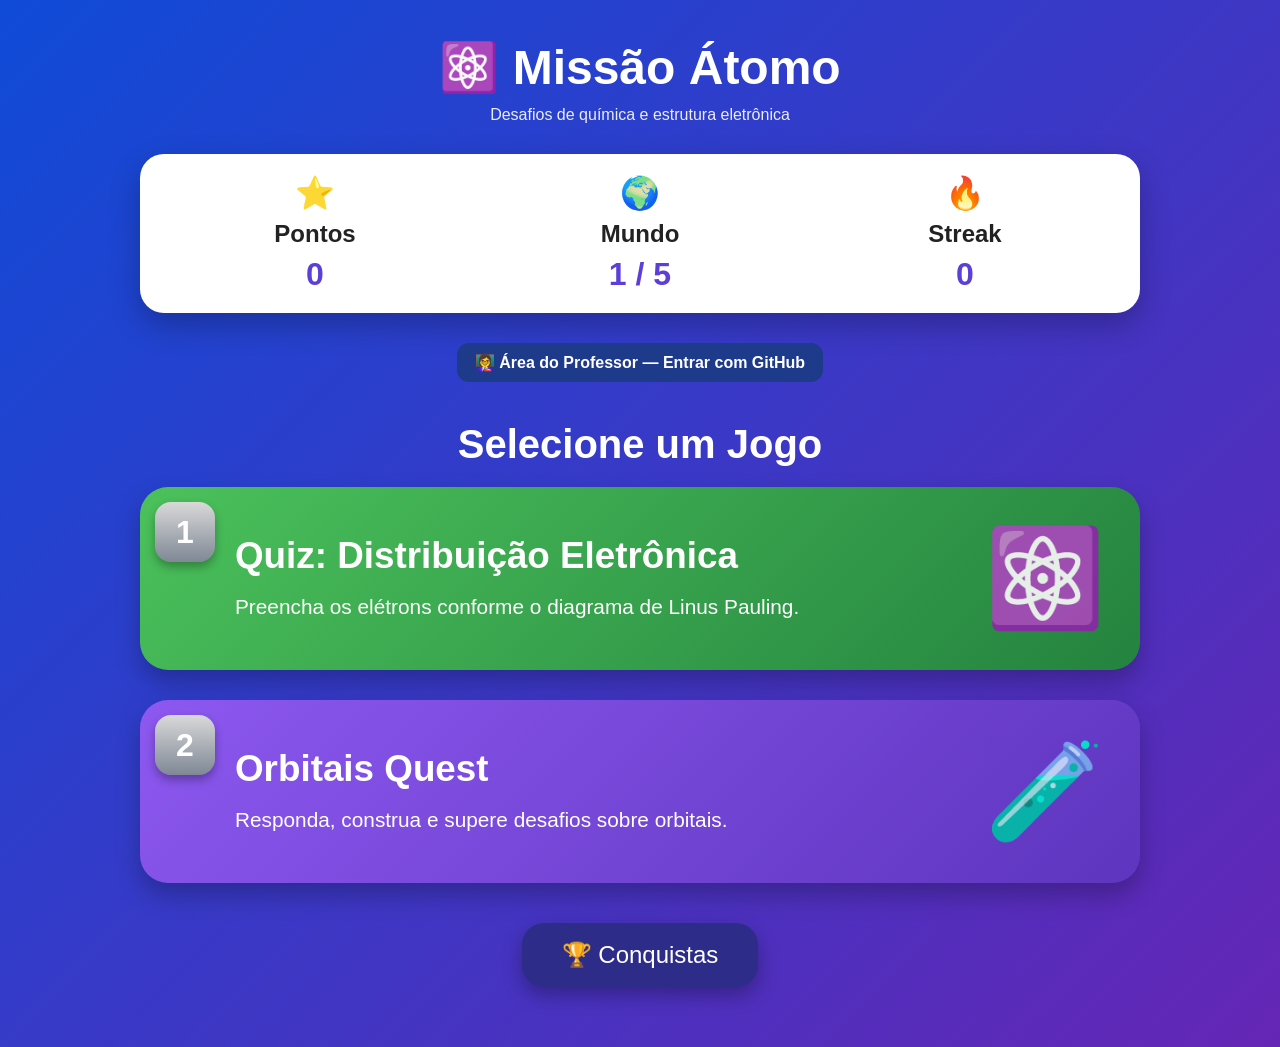
<file: index.html>
<!DOCTYPE html>
<html lang="pt-BR">
<head>
  <meta charset="UTF-8">
  <meta name="viewport" content="width=device-width, initial-scale=1.0">
  <title>Missão Átomo</title>
  <link rel="stylesheet" href="style.css">
</head>
<body>

<div class="background-icons">
</div>

<header class="hero">
  <h1>⚛️ Missão Átomo</h1>
  <p>Desafios de química e estrutura eletrônica</p>
</header>

<section class="status-panel">
  <div class="status-item">
    <span>⭐</span>
    <h2>Pontos</h2>
    <p id="points">0</p>
  </div>

  <div class="status-item">
    <span>🌍</span>
    <h2>Mundo</h2>
    <p>1 / 5</p>
  </div>

  <div class="status-item">
    <span>🔥</span>
    <h2>Streak</h2>
    <p id="streak">0</p>
  </div>

  
</section>

<div class="teacher-entry" style="text-align:center;margin:18px auto;"><a href="teacher.html" style="display:inline-block;padding:10px 18px;border-radius:12px;background:#1e3a8a;color:#fff;text-decoration:none;font-weight:600;">👩‍🏫 Área do Professor — Entrar com GitHub</a></div>
<h2 class="section-title">Selecione um Jogo</h2>

<main class="games">

  <a class="game-card green" href="indexblocoA.html">
    <div class="badge">1</div>

    <div class="game-info">
      <h3>Quiz: Distribuição Eletrônica</h3>
      <p>Preencha os elétrons conforme o diagrama de Linus Pauling.</p>
    </div>

    <div class="icon">⚛️</div>
  </a>

  <a class="game-card purple" href="indexblocoB.html">
    <div class="badge">2</div>

    <div class="game-info">
      <h3>Orbitais Quest</h3>
      <p>Responda, construa e supere desafios sobre orbitais.</p>
    </div>

    <div class="icon">🧪</div>
  </a>

</main>

<footer>
  <button class="achievement-btn">🏆 Conquistas</button>
</footer>

<script src="storage.js"></script>
<script src="script.js"></script>
</body>
</html>
</file>
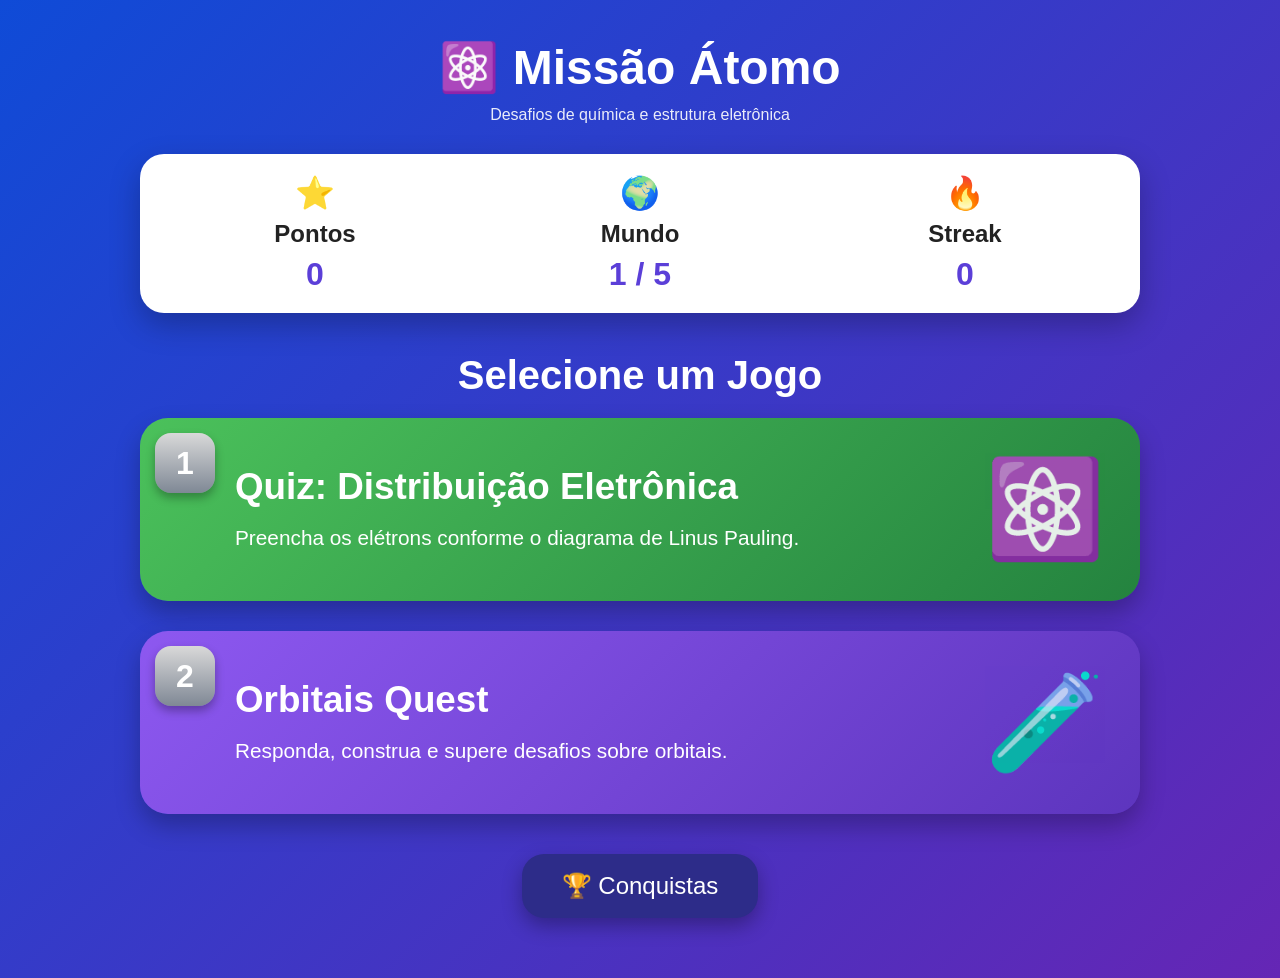
<file: click em mim para iniciar.html>
<!DOCTYPE html>
<html lang="pt-BR">
<head>
  <meta charset="UTF-8">
  <meta name="viewport" content="width=device-width, initial-scale=1.0">
  <title>Missão Átomo</title>
  <link rel="stylesheet" href="style.css">
</head>
<body>

<div class="background-icons">
</div>

<header class="hero">
  <h1>⚛️ Missão Átomo</h1>
  <p>Desafios de química e estrutura eletrônica</p>
</header>

<section class="status-panel">
  <div class="status-item">
    <span>⭐</span>
    <h2>Pontos</h2>
    <p id="points">0</p>
  </div>

  <div class="status-item">
    <span>🌍</span>
    <h2>Mundo</h2>
    <p>1 / 5</p>
  </div>

  <div class="status-item">
    <span>🔥</span>
    <h2>Streak</h2>
    <p id="streak">0</p>
  </div>

  
</section>

<h2 class="section-title">Selecione um Jogo</h2>

<main class="games">

  <a class="game-card green" href="indexblocoA.html">
    <div class="badge">1</div>

    <div class="game-info">
      <h3>Quiz: Distribuição Eletrônica</h3>
      <p>Preencha os elétrons conforme o diagrama de Linus Pauling.</p>
    </div>

    <div class="icon">⚛️</div>
  </a>

  <a class="game-card purple" href="indexblocoB.html">
    <div class="badge">2</div>

    <div class="game-info">
      <h3>Orbitais Quest</h3>
      <p>Responda, construa e supere desafios sobre orbitais.</p>
    </div>

    <div class="icon">🧪</div>
  </a>

</main>

<footer>
  <button class="achievement-btn">🏆 Conquistas</button>
</footer>

<script src="storage.js"></script>
<script src="script.js"></script>
</body>
</html>
</file>
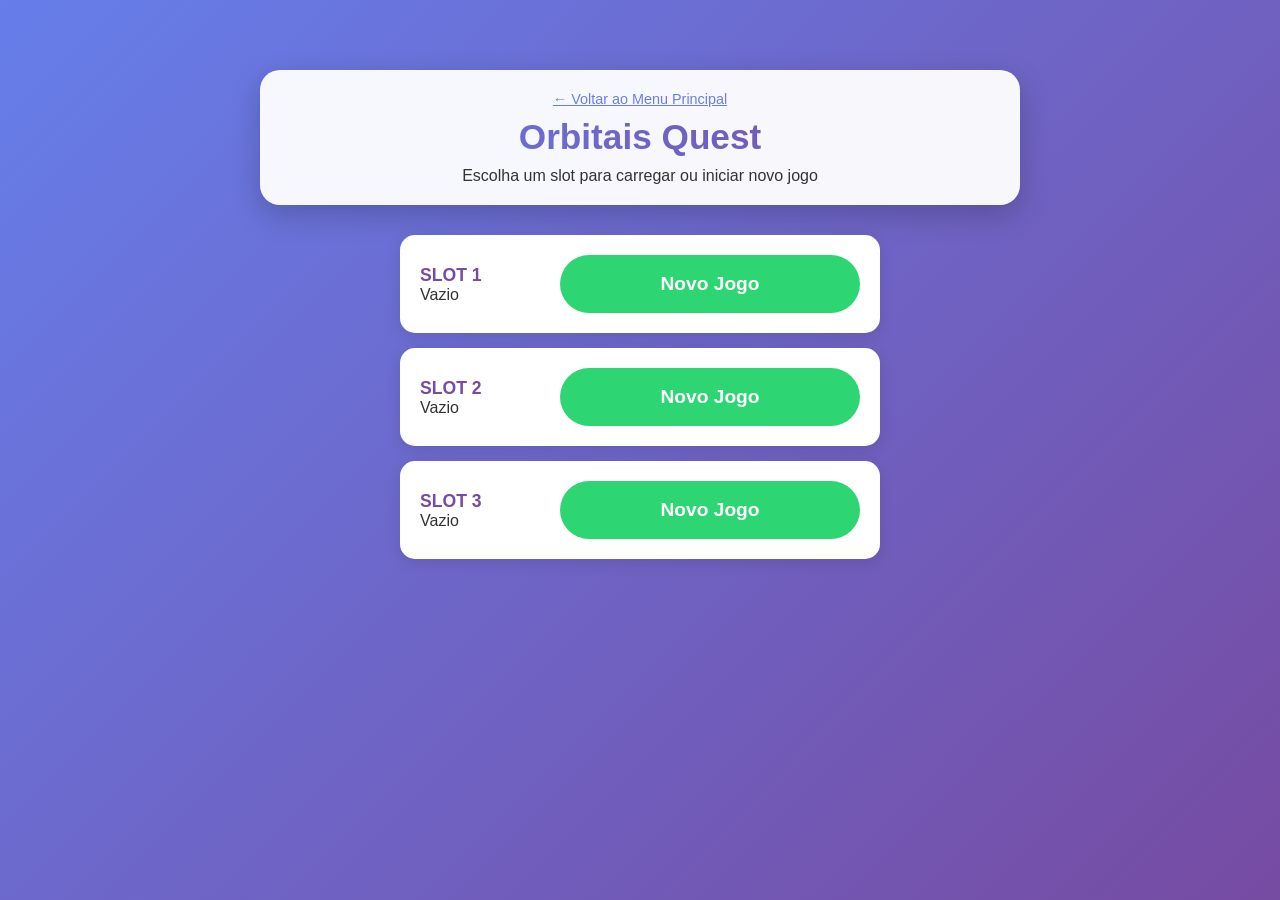
<file: indexblocoB.html>
<!DOCTYPE html>
<html lang="pt-BR">
<head>
    <meta charset="UTF-8">
    <meta name="viewport" content="width=device-width, initial-scale=1.0">
    <title>Orbitais Quest - Distribuição Eletrônica</title>
    <link rel="stylesheet" href="styleblocoB.css">
</head>
<body>
    <div class="game-container">
        <section id="saveMenu" class="save-menu">
            <header class="game-header">
                <a href="index.html" style="display:inline-block; margin-bottom:10px; color:#667eea; text-decoration:underline; font-size:0.9em;">← Voltar ao Menu Principal</a>
                <h1>Orbitais Quest</h1>
                <p>Escolha um slot para carregar ou iniciar novo jogo</p>
            </header>
            <div id="slotsContainer" class="slots-container">
                </div>
        </section>

        <div id="gameContent" style="display: none;">
            <header class="game-header">
                <h1>Orbitais Quest</h1>
                <div class="stats">
                    <span>Pontos: <span id="score">0</span></span>
                    <span>Mundo: <span id="currentWorld">1</span>/5</span>
                    <span>Streak: <span id="streak">0</span></span>
                </div>
                <button id="btnVoltarMenu" class="btn-secondary" style="margin-top:10px; padding: 5px 15px; font-size: 0.8em;">Trocar de Save</button>
            </header>

            <section class="world-map" id="worldMap">
                <div class="worlds-container">
                    <div class="world world-1 unlocked" data-world="1">
                        <div class="world-icon">1️⃣ s,p,d,f</div>
                        <div class="world-title">Subníveis</div>
                    </div>
                    <div class="world world-2 locked" data-world="2">
                        <div class="world-icon">2️⃣ n+l</div>
                        <div class="world-title">Energia</div>
                    </div>
                    <div class="world world-3 locked" data-world="3">
                        <div class="world-icon">3️⃣ 🔨</div>
                        <div class="world-title">Construção</div>
                    </div>
                    <div class="world world-4 locked" data-world="4">
                        <div class="world-icon">4️⃣ ⚠️</div>
                        <div class="world-title">Desafios</div>
                    </div>
                    <div class="world world-5 locked" data-world="5">
                        <div class="world-icon">5️⃣ ⭐</div>
                        <div class="world-title">Exceções</div>
                    </div>
                   <div id="diagramMode" style="display: none; text-align: center;">
    <div class="element-challenge">
        <h3>Distribua os elétrons do: <span id="targetElement" style="color: #ffeb3b; font-size: 1.5em;">Ferro (Z=26)</span></h3>
        <p>Restantes: <span id="electronsLeft">26</span></p>
    </div>
    
    <div class="pauling-grid" id="paulingGrid">
        </div>

    <div class="user-sequence" id="userSequence" style="margin-top: 20px; min-height: 40px; background: rgba(0,0,0,0.2); border-radius: 10px; padding: 10px;">
        <strong>Sua distribuição:</strong> <span id="currentSequenceText"></span>
    </div>
</div>
                </div>
            </section>
            <section id="worldIntro" class="world-intro" style="display: none;">
    <div class="intro-content">
        <h2 id="introTitle">Título do Mundo</h2>
        <div class="intro-text" id="introText">
            </div>
        <button id="startGameBtn" class="btn-primary">Entendido, começar perguntas!</button>
        <button id="backToMapFromIntro" class="btn-secondary">Voltar ao Mapa</button>
    </div>
</section>

            <main class="game-main" id="gameMain" style="display: none;">
                <div class="game-controls">
                    <button id="backToMap" class="btn-secondary">← Mapa de Mundos</button>
                </div>
                <div class="question-area">
                    <div class="question-number" id="questionNumber">Pergunta 1/8</div>
                    <div class="question-text" id="questionText"></div>
                </div>
                <div class="options-container" id="optionsContainer"></div>
                <div class="feedback-area" id="feedbackArea" style="display: none;">
                    <div id="feedbackText"></div>
                    <button id="nextQuestion" class="btn-primary full-width">Próxima Pergunta</button>
                </div>
                <div class="progress-bar">
                    <div class="progress-fill" id="progressFill"></div>
                </div>
            </main>

            <section class="world-complete" id="worldComplete" style="display: none;">
                <div class="complete-content">
                    <h2>🎉 Mundo Concluído!</h2>
                    <p id="worldCompleteText"></p>
                    <div class="complete-stats">
                        <span>Acertos: <span id="worldCorrect">0</span></span>
                        <span>Pontos: <span id="worldScore">0</span></span>
                    </div>
                    <button id="continueWorld" class="btn-primary">Continuar</button>
                    <button id="replayWorld" class="btn-secondary">Rejogar</button>
                </div>
            </section>
        </div>
    </div>

    <script src="storage.js"></script>
<script src="gameblocoB.js"></script>
</body>
</html>
</file>
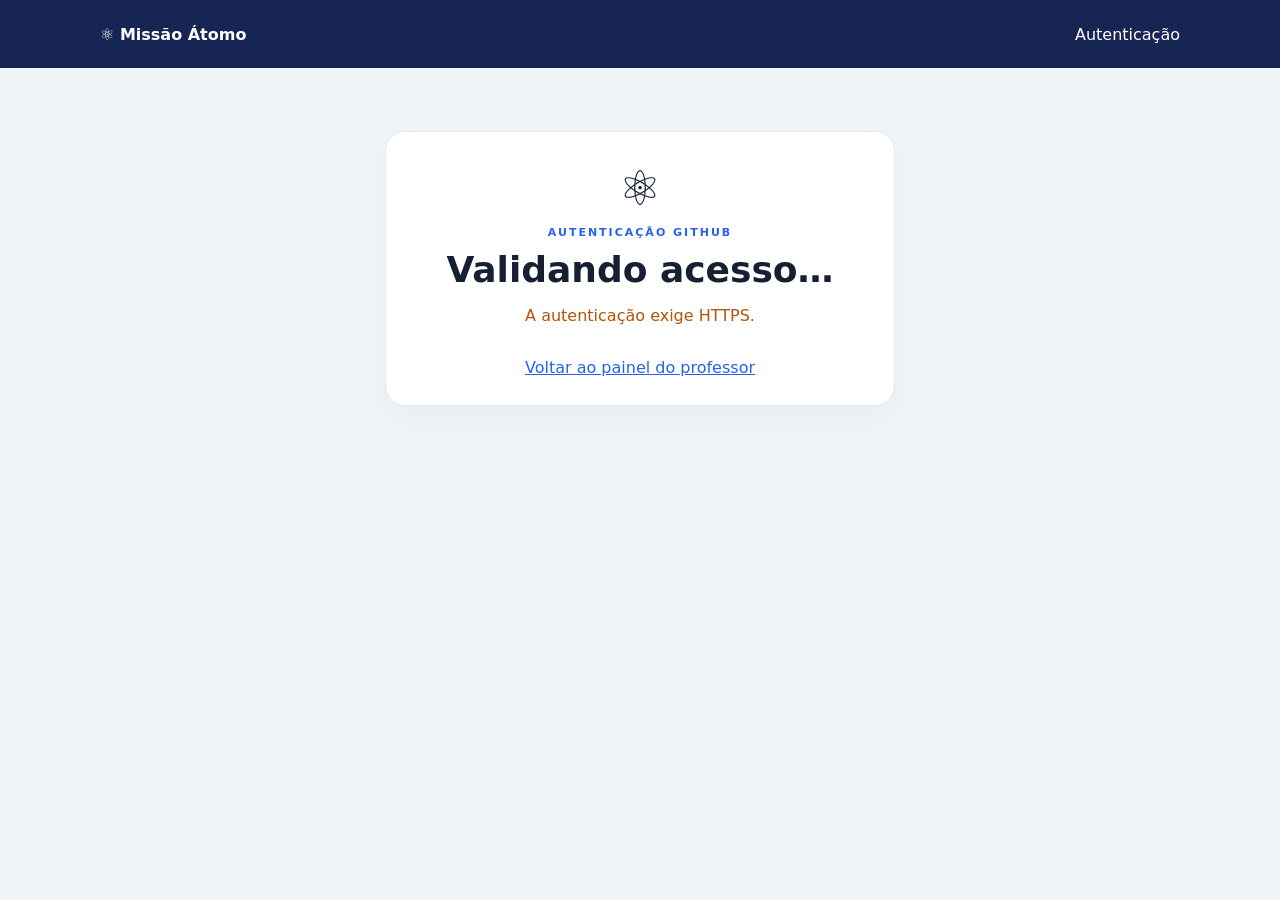
<file: oauth-callback.html>
<!DOCTYPE html>
<html lang="pt-BR">
<head>
  <meta charset="UTF-8"><meta name="viewport" content="width=device-width, initial-scale=1">
  <meta name="theme-color" content="#172554"><title>Autenticando | Missão Átomo</title>
  <link rel="stylesheet" href="teacher.css">
</head>
<body>
  <header class="topbar"><a href="index.html" class="brand">⚛️ Missão Átomo</a><span>Autenticação</span></header>
  <main class="wrap"><section class="panel login-panel">
    <div class="orb">⚛️</div><p class="eyebrow">AUTENTICAÇÃO GITHUB</p><h1>Validando acesso…</h1>
    <p id="callbackStatus" class="status" role="status" aria-live="polite">Aguarde enquanto confirmamos sua identidade.</p>
    <a id="backLink" href="teacher.html" class="back" hidden>Voltar ao painel do professor</a>
  </section></main>
  <script src="auth-config.js"></script><script src="auth.js"></script><script src="oauth-callback.js"></script>
</body></html>
</file>
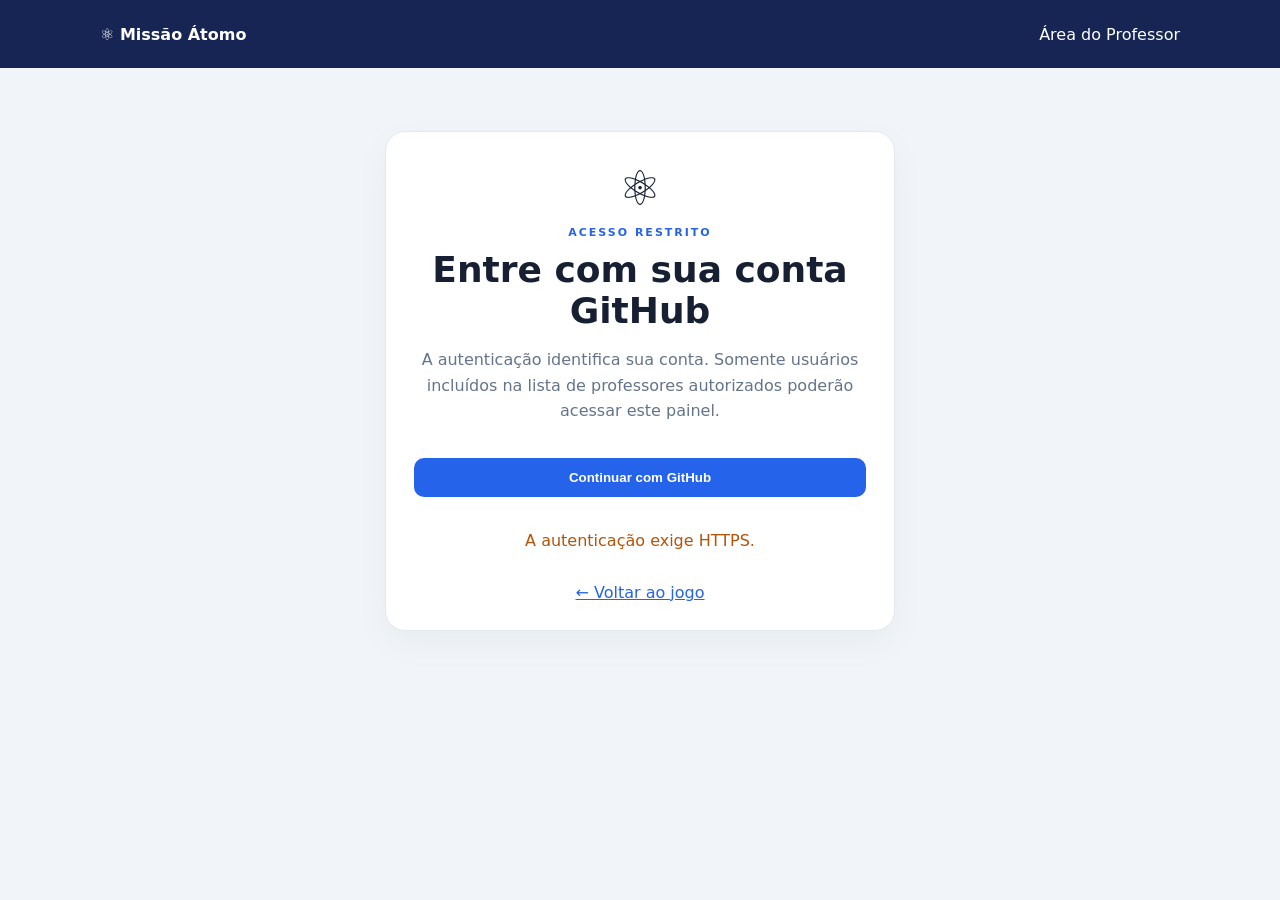
<file: teacher.html>
<!DOCTYPE html>
<html lang="pt-BR">
<head>
  <meta charset="UTF-8"><meta name="viewport" content="width=device-width, initial-scale=1">
  <meta name="theme-color" content="#172554"><title>Painel do Professor | Missão Átomo</title>
  <link rel="stylesheet" href="teacher.css">
</head>
<body>
  <header class="topbar"><a href="index.html" class="brand">⚛️ Missão Átomo</a><span>Área do Professor</span></header>
  <main class="wrap">
    <section id="loginPanel" class="panel login-panel">
      <div class="orb">⚛️</div><p class="eyebrow">ACESSO RESTRITO</p><h1>Entre com sua conta GitHub</h1>
      <p class="muted">A autenticação identifica sua conta. Somente usuários incluídos na lista de professores autorizados poderão acessar este painel.</p>
      <button id="loginButton" class="primary">Continuar com GitHub</button>
      <div id="deviceInstructions" class="device" hidden>
        <p>Você será redirecionado ao GitHub para autorizar o acesso básico ao seu perfil. Depois, retornará automaticamente a esta página.</p>
      </div>
      <p id="loginStatus" class="status" role="status"></p>
      <a href="index.html" class="back">← Voltar ao jogo</a>
    </section>

    <section id="dashboard" hidden>
      <div class="welcome"><div><p class="eyebrow">PAINEL PEDAGÓGICO</p><h1>Olá, <span id="teacherName">professor</span>!</h1><p class="muted">Resumo dos dados de progresso registrados neste navegador.</p></div><img id="avatar" alt="Avatar GitHub"></div>
      <div class="notice"><strong>Importante:</strong> os dados dos jogos ficam no armazenamento local do navegador. Este painel não recebe automaticamente os resultados dos dispositivos dos alunos. O login GitHub não sincroniza nem envia esses dados.</div>
      <div class="stats">
        <article class="stat"><span>Perfis com progresso</span><strong id="profilesCount">0</strong></article>
        <article class="stat"><span>Pontuação acumulada</span><strong id="pointsTotal">0</strong></article>
        <article class="stat"><span>Melhor sequência</span><strong id="bestStreak">0</strong></article>
        <article class="stat"><span>Maior mundo alcançado</span><strong id="bestWorld">1/5</strong></article>
      </div>
      <section class="panel"><div class="section-head"><div><p class="eyebrow">ACOMPANHAMENTO</p><h2>Perfis de aprendizagem</h2></div><button id="refreshButton" class="secondary">Atualizar</button></div>
        <div class="table-scroll"><table><thead><tr><th>Perfil</th><th>Quiz – Bloco A</th><th>Orbitais Quest</th><th>Total</th></tr></thead><tbody id="profilesTable"></tbody></table></div>
        <p id="emptyState" class="muted" hidden>Nenhum progresso registrado neste navegador. Os dados aparecerão quando os jogos forem utilizados.</p>
        <div class="actions"><button id="exportButton" class="primary">Exportar relatório CSV</button><button id="logoutButton" class="secondary">Sair</button></div>
        <p id="logoutStatus" class="status" role="status" aria-live="polite"></p>
      </section>
      <p class="footnote">Missão Átomo • Painel local do professor • <span id="githubLogin"></span></p>
    </section>
  </main>
  <script src="auth-config.js"></script><script src="auth.js"></script><script src="storage.js"></script><script src="teacher.js"></script>
</body></html>
</file>
<file: style.css>
*{
  margin:0;
  padding:0;
  box-sizing:border-box;
  font-family:Arial,sans-serif;
}

body{
  min-height:100vh;
  background:linear-gradient(135deg,#0f4bd7,#6526b5);
  color:white;
  padding:20px;
}

.hero{
  text-align:center;
  margin-top:20px;
}

.hero h1{
  font-size:3rem;
  margin-bottom:10px;
}

.hero p{
  opacity:.9;
}

.status-panel{
  margin:30px auto;
  background:white;
  color:#222;
  border-radius:24px;
  padding:20px;
  display:grid;
  grid-template-columns:repeat(auto-fit,minmax(140px,1fr));
  gap:15px;
  max-width:1000px;
  box-shadow:0 12px 30px rgba(0,0,0,.25);
}

.status-item{
  text-align:center;
}

.status-item span{
  font-size:2rem;
}

.status-item h2{
  margin:8px 0;
}

.status-item p{
  font-size:2rem;
  color:#5b3fd8;
  font-weight:bold;
}

.save-btn{
  margin-top:35px;
  padding:12px 18px;
  border:none;
  border-radius:999px;
  background:#717b8d;
  color:white;
  cursor:pointer;
}

.section-title{
  text-align:center;
  margin:40px 0 20px;
  font-size:2.5rem;
}

.games{
  max-width:1000px;
  margin:auto;
  display:flex;
  flex-direction:column;
  gap:30px;
}

.game-card{
  position:relative;
  display:flex;
  align-items:center;
  justify-content:space-between;
  text-decoration:none;
  color:white;
  border-radius:28px;
  padding:35px;
  overflow:hidden;
  transition:.25s ease;
  box-shadow:0 12px 24px rgba(0,0,0,.25);
}

.game-card:hover{
  transform:translateY(-6px) scale(1.01);
}

.green{
  background:linear-gradient(135deg,#4bc15b,#24833f);
}

.purple{
  background:linear-gradient(135deg,#8d58f0,#5d35be);
}

.badge{
  position:absolute;
  top:15px;
  left:15px;
  width:60px;
  height:60px;
  background:linear-gradient(#d9d9d9,#7f8895);
  border-radius:16px;
  display:flex;
  align-items:center;
  justify-content:center;
  font-size:2rem;
  font-weight:bold;
  box-shadow:0 5px 10px rgba(0,0,0,.3);
}

.game-info{
  width:65%;
  margin-left:60px;
}

.game-info h3{
  font-size:2.3rem;
  margin-bottom:15px;
}

.game-info p{
  font-size:1.3rem;
  line-height:1.4;
}

.icon{
  font-size:6rem;
  opacity:.9;
}

footer{
  text-align:center;
  margin:40px 0;
}

.achievement-btn{
  padding:18px 40px;
  font-size:1.5rem;
  border:none;
  border-radius:22px;
  background:#2d2c89;
  color:white;
  cursor:pointer;
  box-shadow:0 8px 20px rgba(0,0,0,.3);
}

@media(max-width:768px){

  .hero h1{
    font-size:2.2rem;
  }

  .section-title{
    font-size:2rem;
  }

  .game-card{
    flex-direction:column;
    align-items:flex-start;
    gap:20px;
  }

  .game-info{
    width:100%;
    margin-left:0;
    margin-top:40px;
  }

  .game-info h3{
    font-size:1.8rem;
  }

  .game-info p{
    font-size:1rem;
  }

  .icon{
    align-self:center;
    font-size:4rem;
  }
}
</file>
<file: styleblocoB.css>
* {
    margin: 0;
    padding: 0;
    box-sizing: border-box;
}

body {
    font-family: 'Segoe UI', Tahoma, Geneva, Verdana, sans-serif;
    background: linear-gradient(135deg, #667eea 0%, #764ba2 100%);
    min-height: 100vh;
    color: #333;
}

.game-container {
    max-width: 800px;
    margin: 0 auto;
    padding: 20px;
    min-height: 100vh;
    display: flex;
    flex-direction: column;
}

.game-header {
    background: rgba(255, 255, 255, 0.95);
    padding: 20px;
    border-radius: 20px;
    margin-bottom: 20px;
    box-shadow: 0 10px 30px rgba(0,0,0,0.2);
    text-align: center;
}

.game-header h1 {
    font-size: 2.2em;
    margin-bottom: 10px;
    background: linear-gradient(45deg, #667eea, #764ba2);
    -webkit-background-clip: text;
    -webkit-text-fill-color: transparent;
}

.stats {
    display: flex;
    justify-content: space-around;
    font-weight: bold;
    font-size: 1.1em;
}

.world-map {
    background: rgba(255, 255, 255, 0.95);
    padding: 30px;
    border-radius: 20px;
    margin-bottom: 20px;
    box-shadow: 0 10px 30px rgba(0,0,0,0.2);
}

.worlds-container {
    display: flex;
    justify-content: space-around;
    flex-wrap: wrap;
    gap: 15px;
}

.world {
    width: 130px;
    height: 130px;
    border-radius: 20px;
    display: flex;
    flex-direction: column;
    align-items: center;
    justify-content: center;
    cursor: pointer;
    transition: all 0.3s ease;
    position: relative;
    font-weight: bold;
}

.world:hover {
    transform: translateY(-5px);
    box-shadow: 0 15px 40px rgba(0,0,0,0.3);
}

.world-icon {
    font-size: 2.5em;
    margin-bottom: 10px;
}

.world-title {
    font-size: 0.9em;
    text-align: center;
}

.unlocked {
    background: linear-gradient(45deg, #4CAF50, #45a049);
    color: white;
    border: 4px solid #4CAF50;
}

.locked {
    background: rgba(255,255,255,0.3);
    color: #666;
    border: 4px solid #ddd;
}

.locked::after {
    content: "🔒";
    position: absolute;
    top: 10px;
    right: 10px;
    font-size: 1.5em;
}

.game-main {
    background: rgba(255, 255, 255, 0.95);
    padding: 30px;
    border-radius: 20px;
    box-shadow: 0 10px 30px rgba(0,0,0,0.2);
    flex: 1;
}

.world-header {
    display: flex;
    justify-content: space-between;
    align-items: center;
    margin-bottom: 30px;
}

.world-header h2 {
    color: #4CAF50;
    font-size: 1.8em;
}

.btn-secondary {
    background: #6c757d;
    color: white;
    border: none;
    padding: 12px 24px;
    border-radius: 25px;
    cursor: pointer;
    font-size: 1em;
    transition: all 0.3s ease;
}

.btn-secondary:hover {
    background: #5a6268;
    transform: translateY(-2px);
}

.question-area {
    background: linear-gradient(135deg, #f5f7fa 0%, #c3cfe2 100%);
    padding: 30px;
    border-radius: 20px;
    margin-bottom: 30px;
    text-align: center;
}

.question-number {
    color: #667eea;
    font-weight: bold;
    margin-bottom: 20px;
    font-size: 1.1em;
}

.question-text {
    font-size: 1.4em;
    line-height: 1.5;
    margin-bottom: 30px;
}

.options-container {
    display: grid;
    grid-template-columns: 1fr 1fr;
    gap: 15px;
    margin-bottom: 30px;
}

.option-btn {
    background: white;
    border: 3px solid #e0e0e0;
    padding: 20px;
    border-radius: 15px;
    cursor: pointer;
    font-size: 1.1em;
    transition: all 0.3s ease;
    text-align: left;
    min-height: 80px;
    display: flex;
    align-items: center;
}

.option-btn:hover {
    border-color: #667eea;
    transform: translateY(-3px);
    box-shadow: 0 10px 25px rgba(0,0,0,0.1);
}

.option-btn.selected {
    background: #667eea;
    color: white;
    border-color: #667eea;
}

.option-btn.correct {
    background: #4CAF50;
    border-color: #4CAF50;
    color: white;
}

.option-btn.incorrect {
    background: #f44336;
    border-color: #f44336;
    color: white;
}

.feedback-area {
    background: linear-gradient(135deg, #e8f5e8 0%, #d4edda 100%);
    padding: 30px;
    border-radius: 20px;
    text-align: center;
    margin-bottom: 30px;
}

#feedbackText {
    font-size: 1.2em;
    margin-bottom: 25px;
    line-height: 1.6;
}

.btn-primary, .full-width {
    background: linear-gradient(45deg, #667eea, #764ba2);
    color: white;
    border: none;
    padding: 18px 40px;
    border-radius: 30px;
    cursor: pointer;
    font-size: 1.2em;
    font-weight: bold;
    transition: all 0.3s ease;
    width: 100%;
    max-width: 300px;
}

.btn-primary:hover, .full-width:hover {
    transform: translateY(-3px);
    box-shadow: 0 15px 35px rgba(102, 126, 234, 0.4);
}

.progress-bar {
    background: #e0e0e0;
    height: 12px;
    border-radius: 10px;
    overflow: hidden;
}

.progress-fill {
    background: linear-gradient(90deg, #4CAF50, #8BC34A);
    height: 100%;
    width: 0%;
    transition: width 0.5s ease;
}

.world-complete {
    background: rgba(255, 255, 255, 0.95);
    padding: 60px 40px;
    border-radius: 30px;
    text-align: center;
    box-shadow: 0 20px 50px rgba(0,0,0,0.3);
    max-width: 600px;
    margin: 0 auto;
}

.complete-content h2 {
    font-size: 2.5em;
    margin-bottom: 20px;
    background: linear-gradient(45deg, #4CAF50, #45a049);
    -webkit-background-clip: text;
    -webkit-text-fill-color: transparent;
}

.complete-stats {
    display: flex;
    justify-content: center;
    gap: 40px;
    margin: 30px 0;
    font-size: 1.3em;
    font-weight: bold;
}

@media (max-width: 768px) {
    .worlds-container {
        flex-direction: column;
        align-items: center;
    }
    
    .world {
        width: 200px;
        height: 100px;
        flex-direction: row;
        gap: 15px;
    }
    
    .options-container {
        grid-template-columns: 1fr;
    }
    
    .stats {
        flex-direction: column;
        gap: 10px;
    }
    
    .complete-stats {
        flex-direction: column;
        gap: 15px;
    }
}

.slots-container {
    display: flex;
    flex-direction: column;
    gap: 15px;
    padding: 10px;
    max-width: 500px;
    margin: 0 auto;
}

.slot-card {
    background: white;
    padding: 20px;
    border-radius: 15px;
    display: flex;
    justify-content: space-between;
    align-items: center;
    box-shadow: 0 4px 15px rgba(0,0,0,0.1);
    transition: transform 0.2s;
}

.slot-card:hover {
    transform: scale(1.02);
}

.slot-info {
    text-align: left;
    color: #333;
}

.slot-info strong {
    color: #764ba2;
    font-size: 1.1em;
}

.slot-actions {
    display: flex;
    gap: 8px;
}

.btn-delete {
    background: #ff4757;
    color: white;
    border: none;
    padding: 10px;
    border-radius: 8px;
    cursor: pointer;
}

.btn-new {
    background: #2ed573 !important;
}

.save-menu {
    text-align: center;
    padding-top: 50px;
}

.world-intro {
    background: rgba(255, 255, 255, 0.98);
    padding: 30px;
    border-radius: 20px;
    box-shadow: 0 15px 35px rgba(0,0,0,0.2);
    max-width: 600px;
    margin: 20px auto;
    text-align: left;
}

.intro-content h2 {
    color: #764ba2;
    margin-bottom: 20px;
    border-bottom: 2px solid #eee;
    padding-bottom: 10px;
}

.intro-text {
    line-height: 1.6;
    color: #444;
    margin-bottom: 25px;
    font-size: 1.1em;
}

.intro-text ul {
    margin-left: 20px;
    margin-top: 10px;
}

.intro-text strong {
    color: #667eea;
}
.pauling-grid {
    display: grid;
    grid-template-columns: repeat(3, 1fr);
    gap: 10px;
    margin: 20px 0;
}

.diagram-btn {
    padding: 15px !important;
    font-weight: bold;
    font-size: 1.2em;
    background: #4a5568;
}

.element-challenge {
    background: rgba(255,255,255,0.1);
    padding: 15px;
    border-radius: 10px;
    margin-bottom: 10px;
}
</file>
<file: teacher.css>
:root{font-family:Inter,system-ui,-apple-system,Segoe UI,sans-serif;color:#172033;background:#f1f5f9;font-synthesis:none}*{box-sizing:border-box}body{margin:0}.topbar{height:68px;background:#172554;color:white;display:flex;align-items:center;justify-content:space-between;padding:0 max(calc((100% - 1080px)/2),22px);gap:18px}.brand{font-weight:800;color:white;text-decoration:none}.wrap{max-width:1080px;margin:42px auto;padding:0 20px}.panel{background:white;border:1px solid #e2e8f0;border-radius:20px;padding:28px;box-shadow:0 12px 36px #0f172a0a}.login-panel{max-width:510px;margin:7vh auto;text-align:center}.orb{font-size:48px}.eyebrow{font-size:11px;letter-spacing:2px;font-weight:800;color:#2563eb;margin:10px 0}.login-panel h1,.welcome h1{font-size:clamp(26px,4vw,36px);margin:8px 0}.muted{color:#64748b;line-height:1.6}.primary,.secondary{border:0;border-radius:10px;padding:12px 18px;font-weight:700;cursor:pointer}.primary{background:#2563eb;color:white}.primary:hover{background:#1d4ed8}.secondary{background:#e2e8f0;color:#1e293b}.login-panel>.primary{width:100%;margin:18px 0}.device{margin:18px 0;padding:16px;background:#eff6ff;border-radius:12px;text-align:left;overflow-wrap:anywhere}.user-code{display:block;text-align:center;font-size:30px;letter-spacing:5px;padding:12px;color:#1d4ed8}.status{color:#b45309;min-height:24px}.back{display:inline-block;margin-top:12px;color:#2563eb}.welcome{display:flex;align-items:center;justify-content:space-between;margin-bottom:22px}.welcome img{width:64px;height:64px;border-radius:50%}.notice{background:#fff7ed;border:1px solid #fed7aa;color:#9a3412;padding:16px;border-radius:12px;line-height:1.55;margin:18px 0}.stats{display:grid;grid-template-columns:repeat(4,1fr);gap:14px;margin:18px 0}.stat{background:white;border:1px solid #e2e8f0;border-radius:16px;padding:20px}.stat span{display:block;color:#64748b;font-size:13px}.stat strong{display:block;font-size:30px;margin-top:8px;color:#1e40af}.section-head{display:flex;align-items:center;justify-content:space-between;gap:12px}.section-head h2{margin:4px 0 18px}.table-scroll{overflow-x:auto}table{width:100%;border-collapse:collapse;text-align:left}th,td{padding:14px 12px;border-bottom:1px solid #e2e8f0;white-space:nowrap}th{font-size:12px;color:#64748b}.actions{display:flex;gap:10px;flex-wrap:wrap;margin-top:22px}.footnote{text-align:center;color:#94a3b8;font-size:12px;margin:24px}.status a,.device a{color:#1d4ed8}@media(max-width:700px){.stats{grid-template-columns:repeat(2,1fr)}.wrap{margin:24px auto}.panel{padding:20px}.topbar{padding:0 18px}.welcome{align-items:flex-start}.stat{padding:16px}.stat strong{font-size:25px}}
</file>
